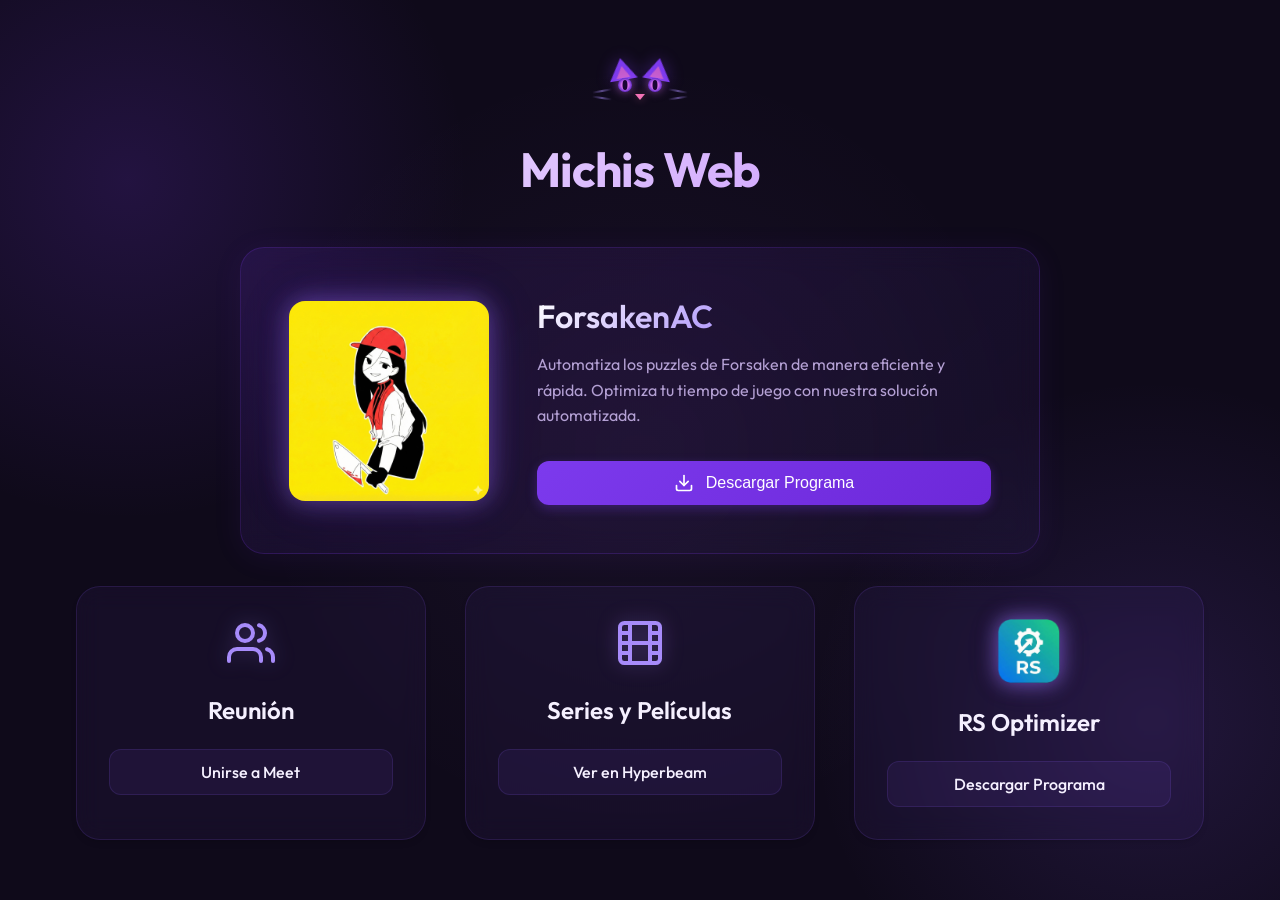
<file: index.html>
<!DOCTYPE html>
<html lang="es">

<head>
    <meta charset="UTF-8">
    <meta name="viewport" content="width=device-width, initial-scale=1.0">
    <title>Michis Web</title>
    <link rel="preconnect" href="https://fonts.googleapis.com">
    <link rel="preconnect" href="https://fonts.gstatic.com" crossorigin>
    <link href="https://fonts.googleapis.com/css2?family=Outfit:wght@300;400;500;600;700&display=swap" rel="stylesheet">
    <link rel="stylesheet" href="styles.css">
    <link rel="icon"
        href="data:image/svg+xml,<svg xmlns='http://www.w3.org/2000/svg' viewBox='0 0 100 100'><text y='.9em' font-size='90'>🐱</text></svg>">
</head>

<body>
    <!-- Floating paw prints background -->
    <div class="paw-prints" aria-hidden="true">
        <span class="paw paw-1">🐾</span>
        <span class="paw paw-2">🐾</span>
        <span class="paw paw-3">🐾</span>
        <span class="paw paw-4">🐾</span>
        <span class="paw paw-5">🐾</span>
        <span class="paw paw-6">🐾</span>
        <span class="paw paw-7">🐾</span>
        <span class="paw paw-8">🐾</span>
    </div>

    <div class="container">
        <header class="header">
            <div class="cat-face">
                <div class="cat-ear cat-ear-left"></div>
                <div class="cat-ear cat-ear-right"></div>
                <div class="cat-eye cat-eye-left"></div>
                <div class="cat-eye cat-eye-right"></div>
                <div class="cat-nose"></div>
                <div class="cat-whisker cat-whisker-left-top"></div>
                <div class="cat-whisker cat-whisker-left-bottom"></div>
                <div class="cat-whisker cat-whisker-right-top"></div>
                <div class="cat-whisker cat-whisker-right-bottom"></div>
            </div>
            <h1>Michis Web</h1>
        </header>

        <div class="cards-grid">
            <!-- ForsakenAAC Featured Section -->
            <div class="card featured">
                <img src="forsaken_logo.jpg" alt="ForsakenAC Logo" class="card-icon" width="200" height="200">
                <div class="content">
                    <h2>ForsakenAC</h2>
                    <p>Automatiza los puzzles de Forsaken de manera eficiente y rápida. Optimiza tu tiempo de juego con
                        nuestra solución automatizada.</p>
                    <button class="btn btn-primary" onclick="openModal()">
                        <svg xmlns="http://www.w3.org/2000/svg" width="20" height="20" viewBox="0 0 24 24" fill="none"
                            stroke="currentColor" stroke-width="2" stroke-linecap="round" stroke-linejoin="round">
                            <path d="M21 15v4a2 2 0 0 1-2 2H5a2 2 0 0 1-2-2v-4"></path>
                            <polyline points="7 10 12 15 17 10"></polyline>
                            <line x1="12" y1="15" x2="12" y2="3"></line>
                        </svg>
                        Descargar Programa
                    </button>
                </div>
            </div>

            <!-- Standard Cards -->
            <div class="card">
                <div class="card-icon">
                    <svg xmlns="http://www.w3.org/2000/svg" width="48" height="48" viewBox="0 0 24 24" fill="none"
                        stroke="currentColor" stroke-width="2" stroke-linecap="round" stroke-linejoin="round">
                        <path d="M17 21v-2a4 4 0 0 0-4-4H5a4 4 0 0 0-4 4v2"></path>
                        <circle cx="9" cy="7" r="4"></circle>
                        <path d="M23 21v-2a4 4 0 0 0-3-3.87"></path>
                        <path d="M16 3.13a4 4 0 0 1 0 7.75"></path>
                    </svg>
                </div>
                <h2>Reunión</h2>
                <a href="http://meet.google.com/zth-finf-oxj" class="btn btn-secondary" target="_blank">
                    Unirse a Meet
                </a>
            </div>

            <div class="card">
                <div class="card-icon">
                    <svg xmlns="http://www.w3.org/2000/svg" width="48" height="48" viewBox="0 0 24 24" fill="none"
                        stroke="currentColor" stroke-width="2" stroke-linecap="round" stroke-linejoin="round">
                        <rect x="2" y="2" width="20" height="20" rx="2.18" ry="2.18"></rect>
                        <line x1="7" y1="2" x2="7" y2="22"></line>
                        <line x1="17" y1="2" x2="17" y2="22"></line>
                        <line x1="2" y1="12" x2="22" y2="12"></line>
                        <line x1="2" y1="7" x2="7" y2="7"></line>
                        <line x1="2" y1="17" x2="7" y2="17"></line>
                        <line x1="17" y1="17" x2="22" y2="17"></line>
                        <line x1="17" y1="7" x2="22" y2="7"></line>
                    </svg>
                </div>
                <h2>Series y Películas</h2>
                <a href="https://hyperbeam.com/i/VpHVcDMQ" class="btn btn-secondary" target="_blank">
                    Ver en Hyperbeam
                </a>
            </div>

            <div class="card">
                <div class="card-icon" style="display: flex; justify-content: center;">
                    <img src="RSOptimizer_Icono.png" alt="RS Optimizer Logo" width="64" height="64"
                        style="object-fit: contain; filter: drop-shadow(0 0 10px rgba(139, 92, 246, 0.5)); border-radius: 20%;">
                </div>
                <h2>RS Optimizer</h2>
                <a href="RS Optimizer.exe" class="btn btn-secondary" download>
                    Descargar Programa
                </a>
            </div>
        </div>
    </div>

    <!-- Modal -->
    <div class="modal-overlay" id="downloadModal" onclick="closeModal(event)">
        <div class="modal">
            <button class="close-btn" onclick="closeModal(null, true)">
                <svg xmlns="http://www.w3.org/2000/svg" width="24" height="24" viewBox="0 0 24 24" fill="none"
                    stroke="currentColor" stroke-width="2" stroke-linecap="round" stroke-linejoin="round">
                    <line x1="18" y1="6" x2="6" y2="18"></line>
                    <line x1="6" y1="6" x2="18" y2="18"></line>
                </svg>
            </button>
            <img src="forsaken_logo.jpg" alt="ForsakenAC Logo" class="modal-logo">
            <h3>Descargar ForsakenAC</h3>
            <p>Versión más reciente del instalador. Compatible con Windows 10/11.<br>Tamaño: ~59MB</p>
            <a href="ForsakenAC_Installer.exe" class="btn btn-primary" download>
                <svg xmlns="http://www.w3.org/2000/svg" width="20" height="20" viewBox="0 0 24 24" fill="none"
                    stroke="currentColor" stroke-width="2" stroke-linecap="round" stroke-linejoin="round">
                    <path d="M21 15v4a2 2 0 0 1-2 2H5a2 2 0 0 1-2-2v-4"></path>
                    <polyline points="7 10 12 15 17 10"></polyline>
                    <line x1="12" y1="15" x2="12" y2="3"></line>
                </svg>
                Confirmar Descarga
            </a>
        </div>
    </div>

    <script>
        function openModal() {
            const modal = document.getElementById('downloadModal');
            modal.classList.add('active');
            document.body.style.overflow = 'hidden';
        }

        function closeModal(event, force = false) {
            if (force || event.target.id === 'downloadModal') {
                const modal = document.getElementById('downloadModal');
                modal.classList.remove('active');
                document.body.style.overflow = '';
            }
        }

        document.addEventListener('keydown', function (event) {
            if (event.key === 'Escape') {
                closeModal(null, true);
            }
        });
    </script>
</body>

</html>
</file>
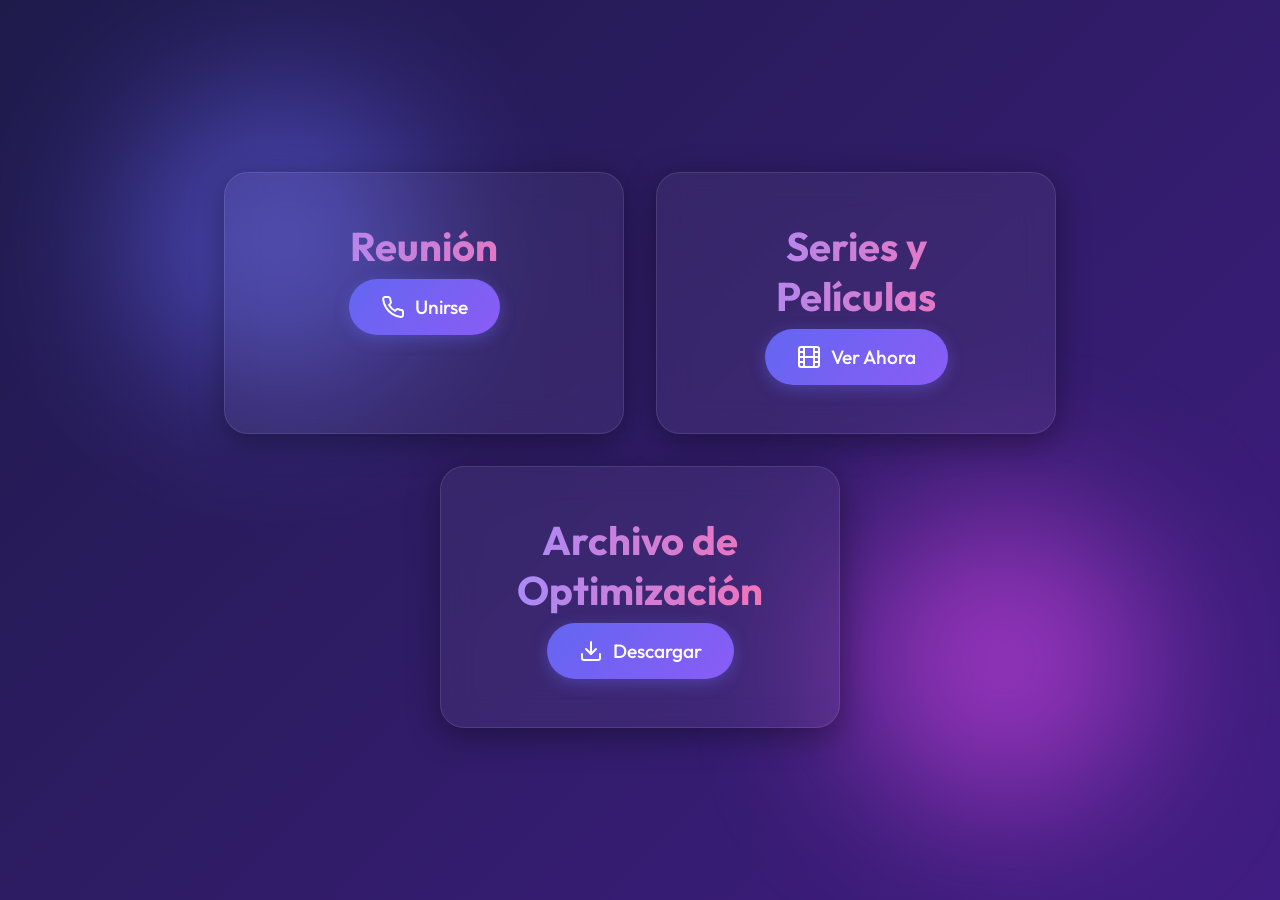
<file: _legacy/index.html>
<!DOCTYPE html>
<html lang="es">

<head>
    <meta charset="UTF-8">
    <meta name="viewport" content="width=device-width, initial-scale=1.0">
    <title>Bienvenido</title>
    <link rel="preconnect" href="https://fonts.googleapis.com">
    <link rel="preconnect" href="https://fonts.gstatic.com" crossorigin>
    <link href="https://fonts.googleapis.com/css2?family=Outfit:wght@300;500;700&display=swap" rel="stylesheet">
    <link rel="stylesheet" href="styles.css">
</head>

<body>
    <div class="container">
        <div class="cards-grid">
            <div class="card">
                <h1>Reunión</h1>
                <a href="http://meet.google.com/zth-finf-oxj" class="btn-call" target="_blank">
                    <svg xmlns="http://www.w3.org/2000/svg" width="24" height="24" viewBox="0 0 24 24" fill="none"
                        stroke="currentColor" stroke-width="2" stroke-linecap="round" stroke-linejoin="round"
                        class="icon">
                        <path
                            d="M22 16.92v3a2 2 0 0 1-2.18 2 19.79 19.79 0 0 1-8.63-3.07 19.5 19.5 0 0 1-6-6 19.79 19.79 0 0 1-3.07-8.67A2 2 0 0 1 4.11 2h3a2 2 0 0 1 2 1.72 12.84 12.84 0 0 0 .7 2.81 2 2 0 0 1-.45 2.11L8.09 9.91a16 16 0 0 0 6 6l1.27-1.27a2 2 0 0 1 2.11-.45 12.84 12.84 0 0 0 2.81.7A2 2 0 0 1 22 16.92z">
                        </path>
                    </svg>
                    Unirse
                </a>
            </div>

            <div class="card">
                <h1>Series y Películas</h1>
                <a href="https://hyperbeam.com/i/VpHVcDMQ" class="btn-call" target="_blank">
                    <svg xmlns="http://www.w3.org/2000/svg" width="24" height="24" viewBox="0 0 24 24" fill="none"
                        stroke="currentColor" stroke-width="2" stroke-linecap="round" stroke-linejoin="round"
                        class="icon">
                        <rect x="2" y="2" width="20" height="20" rx="2.18" ry="2.18"></rect>
                        <line x1="7" y1="2" x2="7" y2="22"></line>
                        <line x1="17" y1="2" x2="17" y2="22"></line>
                        <line x1="2" y1="12" x2="22" y2="12"></line>
                        <line x1="2" y1="7" x2="7" y2="7"></line>
                        <line x1="2" y1="17" x2="7" y2="17"></line>
                        <line x1="17" y1="17" x2="22" y2="17"></line>
                        <line x1="17" y1="7" x2="22" y2="7"></line>
                    </svg>
                    Ver Ahora
                </a>
            </div>

            <div class="card">
                <h1>Archivo de Optimización</h1>
                <a href="RegEnhancer ver2.Y.reg" class="btn-call" download>
                    <svg xmlns="http://www.w3.org/2000/svg" width="24" height="24" viewBox="0 0 24 24" fill="none"
                        stroke="currentColor" stroke-width="2" stroke-linecap="round" stroke-linejoin="round"
                        class="icon">
                        <path d="M21 15v4a2 2 0 0 1-2 2H5a2 2 0 0 1-2-2v-4"></path>
                        <polyline points="7 10 12 15 17 10"></polyline>
                        <line x1="12" y1="15" x2="12" y2="3"></line>
                    </svg>
                    Descargar
                </a>
            </div>
        </div>
    </div>
</body>

</html>
</file>
<file: styles.css>
:root {
    --primary: #7c3aed;
    /* Violet 600 */
    --primary-dark: #6d28d9;
    /* Violet 700 */
    --primary-light: #a78bfa;
    /* Violet 400 */
    --secondary: #8b5cf6;
    /* Violet 500 */
    --accent: #c084fc;
    /* Purple 400 */
    --accent-pink: #e879f9;
    /* Fuchsia 400 */
    --background: #0f0a1a;
    /* Dark purple base */
    --surface: rgba(139, 92, 246, 0.06);
    --surface-hover: rgba(139, 92, 246, 0.12);
    --text: #f5f0ff;
    --text-muted: #b4a0d4;
    --glass-border: rgba(139, 92, 246, 0.15);
    --cat-pink: #f472b6;
}

* {
    margin: 0;
    padding: 0;
    box-sizing: border-box;
}

body {
    font-family: 'Outfit', sans-serif;
    background-color: var(--background);
    color: var(--text);
    min-height: 100vh;
    display: flex;
    justify-content: center;
    align-items: center;
    overflow-x: hidden;
    position: relative;
    background-image:
        radial-gradient(circle at 10% 20%, rgba(124, 58, 237, 0.18) 0%, transparent 25%),
        radial-gradient(circle at 90% 80%, rgba(139, 92, 246, 0.15) 0%, transparent 25%),
        radial-gradient(circle at 50% 50%, rgba(192, 132, 252, 0.05) 0%, transparent 50%);
}

/* ============ FLOATING PAW PRINTS ============ */
.paw-prints {
    position: fixed;
    top: 0;
    left: 0;
    width: 100%;
    height: 100%;
    pointer-events: none;
    z-index: 0;
    overflow: hidden;
}

.paw {
    position: absolute;
    font-size: 1.5rem;
    opacity: 0.07;
    animation: floatPaw linear infinite;
    filter: blur(0.5px);
}

.paw-1 {
    left: 5%;
    top: -5%;
    animation-duration: 18s;
    animation-delay: 0s;
    font-size: 2rem;
}

.paw-2 {
    left: 20%;
    top: -5%;
    animation-duration: 22s;
    animation-delay: 3s;
    font-size: 1.2rem;
}

.paw-3 {
    left: 35%;
    top: -5%;
    animation-duration: 16s;
    animation-delay: 6s;
}

.paw-4 {
    left: 50%;
    top: -5%;
    animation-duration: 20s;
    animation-delay: 1s;
    font-size: 1.8rem;
}

.paw-5 {
    left: 65%;
    top: -5%;
    animation-duration: 24s;
    animation-delay: 8s;
    font-size: 1rem;
}

.paw-6 {
    left: 78%;
    top: -5%;
    animation-duration: 17s;
    animation-delay: 4s;
    font-size: 1.6rem;
}

.paw-7 {
    left: 88%;
    top: -5%;
    animation-duration: 21s;
    animation-delay: 10s;
}

.paw-8 {
    left: 45%;
    top: -5%;
    animation-duration: 19s;
    animation-delay: 12s;
    font-size: 1.3rem;
}

@keyframes floatPaw {
    0% {
        transform: translateY(0) rotate(0deg);
        opacity: 0;
    }

    5% {
        opacity: 0.08;
    }

    90% {
        opacity: 0.08;
    }

    100% {
        transform: translateY(110vh) rotate(45deg);
        opacity: 0;
    }
}

/* ============ CONTAINER ============ */
.container {
    width: 100%;
    max-width: 1200px;
    padding: 2rem;
    position: relative;
    z-index: 1;
}

/* ============ CAT FACE IN HEADER ============ */
.cat-face {
    position: relative;
    width: 80px;
    height: 60px;
    margin: 0 auto 1.2rem;
    cursor: pointer;
}

/* Cat ears */
.cat-ear {
    position: absolute;
    top: -2px;
    width: 0;
    height: 0;
    border-left: 14px solid transparent;
    border-right: 14px solid transparent;
    border-bottom: 22px solid var(--primary);
    filter: drop-shadow(0 0 8px rgba(124, 58, 237, 0.4));
    transition: transform 0.3s ease;
}

.cat-ear-left {
    left: 8px;
    transform: rotate(-10deg);
}

.cat-ear-right {
    right: 8px;
    transform: rotate(10deg);
}

.cat-face:hover .cat-ear-left {
    transform: rotate(-20deg) translateY(-3px);
}

.cat-face:hover .cat-ear-right {
    transform: rotate(20deg) translateY(-3px);
}

/* Inner ear pink */
.cat-ear::after {
    content: '';
    position: absolute;
    top: 8px;
    border-left: 7px solid transparent;
    border-right: 7px solid transparent;
    border-bottom: 12px solid var(--cat-pink);
    opacity: 0.6;
}

.cat-ear-left::after {
    left: -7px;
}

.cat-ear-right::after {
    left: -7px;
}

/* Cat eyes */
.cat-eye {
    position: absolute;
    top: 18px;
    width: 14px;
    height: 14px;
    background: radial-gradient(circle, var(--accent-pink) 30%, var(--primary) 70%);
    border-radius: 50%;
    box-shadow: 0 0 10px rgba(232, 121, 249, 0.5), inset 0 0 4px rgba(0, 0, 0, 0.3);
    animation: blink 4s ease-in-out infinite;
}

.cat-eye-left {
    left: 18px;
}

.cat-eye-right {
    right: 18px;
}

/* Eye pupil */
.cat-eye::after {
    content: '';
    position: absolute;
    top: 50%;
    left: 50%;
    transform: translate(-50%, -50%);
    width: 5px;
    height: 10px;
    background: #1a0533;
    border-radius: 50%;
}

@keyframes blink {

    0%,
    90%,
    100% {
        transform: scaleY(1);
    }

    95% {
        transform: scaleY(0.1);
    }
}

/* Cat nose */
.cat-nose {
    position: absolute;
    top: 34px;
    left: 50%;
    transform: translateX(-50%);
    width: 0;
    height: 0;
    border-left: 5px solid transparent;
    border-right: 5px solid transparent;
    border-top: 6px solid var(--cat-pink);
    filter: drop-shadow(0 0 4px rgba(244, 114, 182, 0.4));
}

/* Cat whiskers */
.cat-whisker {
    position: absolute;
    width: 20px;
    height: 1.5px;
    background: linear-gradient(90deg, transparent, var(--primary-light), transparent);
    opacity: 0.5;
    transition: width 0.3s ease, opacity 0.3s ease;
}

.cat-face:hover .cat-whisker {
    width: 26px;
    opacity: 0.8;
}

.cat-whisker-left-top {
    top: 30px;
    left: -8px;
    transform: rotate(-10deg);
}

.cat-whisker-left-bottom {
    top: 37px;
    left: -8px;
    transform: rotate(8deg);
}

.cat-whisker-right-top {
    top: 30px;
    right: -8px;
    transform: rotate(10deg);
}

.cat-whisker-right-bottom {
    top: 37px;
    right: -8px;
    transform: rotate(-8deg);
}

/* ============ HEADER ============ */
.header {
    text-align: center;
    margin-bottom: 3rem;
}

.header h1 {
    font-size: 3rem;
    font-weight: 700;
    background: linear-gradient(135deg, var(--text) 0%, var(--accent) 50%, var(--cat-pink) 100%);
    -webkit-background-clip: text;
    -webkit-text-fill-color: transparent;
    background-clip: text;
    margin-bottom: 0.3rem;
    text-shadow: none;
    letter-spacing: -0.02em;
}

.subtitle {
    color: var(--text-muted);
    font-size: 1.1rem;
    letter-spacing: 0.05em;
}

/* ============ GRID LAYOUT ============ */
.cards-grid {
    display: grid;
    grid-template-columns: repeat(auto-fit, minmax(280px, 1fr));
    gap: 2rem;
    justify-items: center;
}

/* ============ CARD STYLES ============ */
.card {
    background: var(--surface);
    backdrop-filter: blur(12px);
    -webkit-backdrop-filter: blur(12px);
    border: 1px solid var(--glass-border);
    border-radius: 1.5rem;
    padding: 2rem;
    width: 100%;
    max-width: 350px;
    display: flex;
    flex-direction: column;
    align-items: center;
    text-align: center;
    transition: all 0.3s cubic-bezier(0.4, 0, 0.2, 1);
    position: relative;
    overflow: hidden;
    box-shadow: 0 4px 6px -1px rgba(0, 0, 0, 0.1), 0 2px 4px -1px rgba(0, 0, 0, 0.06);
}

/* Cat ear decorations on cards */
.card::before,
.card::after {
    content: '';
    position: absolute;
    top: -1px;
    width: 0;
    height: 0;
    transition: all 0.3s ease;
    z-index: 2;
}

.card::before {
    left: 20px;
    border-left: 10px solid transparent;
    border-right: 10px solid transparent;
    border-top: 14px solid var(--glass-border);
    opacity: 0;
    transform: translateY(-10px);
}

.card::after {
    right: 20px;
    border-left: 10px solid transparent;
    border-right: 10px solid transparent;
    border-top: 14px solid var(--glass-border);
    opacity: 0;
    transform: translateY(-10px);
}

.card:hover::before,
.card:hover::after {
    opacity: 1;
    transform: translateY(0);
    border-top-color: var(--primary);
}

.card:hover {
    transform: translateY(-5px);
    background: var(--surface-hover);
    box-shadow: 0 20px 25px -5px rgba(0, 0, 0, 0.2), 0 10px 10px -5px rgba(0, 0, 0, 0.1);
    border-color: rgba(124, 58, 237, 0.3);
}

/* Cat paw watermark on cards */
.card>.card-icon::after {
    content: '🐾';
    position: absolute;
    bottom: 8px;
    right: 8px;
    font-size: 0.8rem;
    opacity: 0;
    transition: opacity 0.3s ease;
    pointer-events: none;
}

.card:hover>.card-icon {
    position: relative;
}

.card:hover>.card-icon::after {
    opacity: 0.3;
}

.card h2 {
    font-size: 1.5rem;
    margin-bottom: 1.5rem;
    font-weight: 600;
    color: var(--text);
}

.card-icon {
    margin-bottom: 1.5rem;
    color: var(--primary-light);
    filter: drop-shadow(0 0 10px rgba(167, 139, 250, 0.3));
    max-width: 100%;
    height: auto;
    position: relative;
}

/* ============ BUTTONS ============ */
.btn {
    display: inline-flex;
    align-items: center;
    justify-content: center;
    gap: 0.75rem;
    padding: 0.75rem 1.5rem;
    border-radius: 0.75rem;
    font-weight: 500;
    text-decoration: none;
    transition: all 0.2s ease;
    width: 100%;
    position: relative;
    overflow: hidden;
    cursor: pointer;
    font-size: 1rem;
    border: none;
}

/* Paw trail on button hover */
.btn::after {
    content: '🐾';
    position: absolute;
    right: -30px;
    top: 50%;
    transform: translateY(-50%);
    font-size: 0.7rem;
    opacity: 0;
    transition: all 0.4s ease;
}

.btn:hover::after {
    right: 10px;
    opacity: 0.4;
}

.btn-primary {
    background: linear-gradient(135deg, var(--primary) 0%, var(--primary-dark) 100%);
    color: white;
    box-shadow: 0 4px 12px rgba(124, 58, 237, 0.3);
}

.btn-primary:hover {
    filter: brightness(1.15);
    box-shadow: 0 6px 20px rgba(124, 58, 237, 0.5);
    transform: translateY(-1px);
}

.btn-secondary {
    background: rgba(139, 92, 246, 0.08);
    color: var(--text);
    border: 1px solid var(--glass-border);
}

.btn-secondary:hover {
    background: rgba(139, 92, 246, 0.15);
    border-color: rgba(139, 92, 246, 0.3);
}

/* ============ FEATURED CARD ============ */
.card.featured {
    grid-column: 1 / -1;
    max-width: 800px;
    flex-direction: row;
    padding: 3rem;
    gap: 3rem;
    background: linear-gradient(145deg, rgba(124, 58, 237, 0.12), rgba(139, 92, 246, 0.05));
    border: 1px solid rgba(124, 58, 237, 0.2);
    box-shadow: 0 4px 30px rgba(124, 58, 237, 0.08);
}

.card.featured::before,
.card.featured::after {
    top: -1px;
    border-top-width: 18px;
    border-left-width: 14px;
    border-right-width: 14px;
}

.card.featured::before {
    left: 40px;
}

.card.featured::after {
    right: 40px;
}

.card.featured .content {
    text-align: left;
    flex: 1;
}

.card.featured h2 {
    font-size: 2rem;
    margin-bottom: 1rem;
    background: linear-gradient(135deg, #fff 0%, var(--primary-light) 50%, var(--cat-pink) 100%);
    -webkit-background-clip: text;
    -webkit-text-fill-color: transparent;
    background-clip: text;
}

.card.featured p {
    color: var(--text-muted);
    margin-bottom: 2rem;
    line-height: 1.6;
}

.card.featured .card-icon {
    width: 200px;
    height: 200px;
    object-fit: contain;
    border-radius: 1rem;
    box-shadow: 0 0 30px rgba(124, 58, 237, 0.25), 0 0 60px rgba(139, 92, 246, 0.1);
    margin: 0;
}

/* ============ MODAL ============ */
.modal-overlay {
    position: fixed;
    top: 0;
    left: 0;
    width: 100%;
    height: 100%;
    background: rgba(0, 0, 0, 0.85);
    backdrop-filter: blur(8px);
    display: flex;
    justify-content: center;
    align-items: center;
    z-index: 1000;
    opacity: 0;
    visibility: hidden;
    transition: all 0.3s ease;
}

.modal-overlay.active {
    opacity: 1;
    visibility: visible;
}

.modal {
    background: linear-gradient(160deg, #1a1030, #0f0a1a);
    border: 1px solid var(--glass-border);
    border-radius: 1.5rem;
    padding: 2.5rem;
    width: 90%;
    max-width: 500px;
    text-align: center;
    transform: scale(0.9);
    transition: all 0.3s cubic-bezier(0.34, 1.56, 0.64, 1);
    box-shadow: 0 25px 50px -12px rgba(0, 0, 0, 0.5), 0 0 40px rgba(124, 58, 237, 0.1);
    position: relative;
}

.modal-overlay.active .modal {
    transform: scale(1);
}

.modal-logo {
    width: 120px;
    height: 120px;
    margin: 0 auto 1.5rem;
    border-radius: 1rem;
    box-shadow: 0 0 25px rgba(124, 58, 237, 0.3), 0 0 50px rgba(139, 92, 246, 0.1);
    object-fit: cover;
}

.modal h3 {
    font-size: 1.75rem;
    margin-bottom: 0.5rem;
    color: var(--text);
}

.modal p {
    color: var(--text-muted);
    margin-bottom: 2rem;
}

/* Cat ears on modal */
.modal::before,
.modal::after {
    content: '';
    position: absolute;
    top: -1px;
    width: 0;
    height: 0;
    border-left: 12px solid transparent;
    border-right: 12px solid transparent;
    border-top: 16px solid var(--primary);
    filter: drop-shadow(0 0 6px rgba(124, 58, 237, 0.4));
}

.modal::before {
    left: 30px;
}

.modal::after {
    right: 30px;
}

.close-btn {
    position: absolute;
    top: 1rem;
    right: 1rem;
    background: none;
    border: none;
    color: var(--text-muted);
    cursor: pointer;
    padding: 0.5rem;
    border-radius: 50%;
    transition: 0.2s;
    z-index: 2;
}

.close-btn:hover {
    color: var(--text);
    background: rgba(139, 92, 246, 0.15);
}

/* ============ ANIMATIONS ============ */
@keyframes float {
    0% {
        transform: translateY(0px);
    }

    50% {
        transform: translateY(-10px);
    }

    100% {
        transform: translateY(0px);
    }
}

/* Subtle shimmer effect on header */
@keyframes shimmer {
    0% {
        background-position: 0% 50%;
    }

    50% {
        background-position: 100% 50%;
    }

    100% {
        background-position: 0% 50%;
    }
}

.header h1 {
    background-size: 200% 200%;
    animation: shimmer 6s ease-in-out infinite;
}

/* ============ CUSTOM SCROLLBAR ============ */
::-webkit-scrollbar {
    width: 8px;
}

::-webkit-scrollbar-track {
    background: var(--background);
}

::-webkit-scrollbar-thumb {
    background: var(--primary-dark);
    border-radius: 4px;
}

::-webkit-scrollbar-thumb:hover {
    background: var(--primary);
}

/* ============ RESPONSIVE ============ */
@media (max-width: 768px) {
    .card.featured {
        flex-direction: column;
        text-align: center;
        padding: 2rem;
    }

    .card.featured .content {
        text-align: center;
    }

    .card.featured .card-icon {
        margin: 0 auto 1.5rem;
        width: 150px;
        height: 150px;
    }

    .header h1 {
        font-size: 2.2rem;
    }

    .cat-face {
        transform: scale(0.85);
    }
}

@media (max-width: 480px) {
    .container {
        padding: 1rem;
    }

    .header h1 {
        font-size: 1.8rem;
    }

    .card {
        padding: 1.5rem;
    }
}
</file>
<file: _legacy/styles.css>
:root {
    --primary-color: #6366f1;
    --secondary-color: #8b5cf6;
    --accent-color: #d946ef;
    --bg-gradient-start: #0f172a;
    --bg-gradient-end: #1e1b4b;
    --text-color: #f8fafc;
    --glass-bg: rgba(255, 255, 255, 0.05);
    --glass-border: rgba(255, 255, 255, 0.1);
}

* {
    margin: 0;
    padding: 0;
    box-sizing: border-box;
}

body {
    font-family: 'Outfit', sans-serif;
    background: linear-gradient(-45deg, var(--bg-gradient-start), #312e81, #4c1d95, var(--bg-gradient-end));
    background-size: 400% 400%;
    animation: gradientBG 15s ease infinite;
    height: 100vh;
    display: flex;
    justify-content: center;
    align-items: center;
    color: var(--text-color);
    overflow: hidden;
}

@keyframes gradientBG {
    0% {
        background-position: 0% 50%;
    }

    50% {
        background-position: 100% 50%;
    }

    100% {
        background-position: 0% 50%;
    }
}

.container {
    position: relative;
    z-index: 1;
    width: 100%;
    max-width: 1200px;
    padding: 0 20px;
}

.cards-grid {
    display: flex;
    gap: 2rem;
    justify-content: center;
    align-items: stretch;
    flex-wrap: wrap;
}

/* Decorative background blobs */
body::before,
body::after {
    content: '';
    position: absolute;
    width: 300px;
    height: 300px;
    border-radius: 50%;
    filter: blur(80px);
    z-index: 0;
    opacity: 0.6;
    animation: float 10s infinite ease-in-out;
}

body::before {
    background: var(--primary-color);
    top: 10%;
    left: 10%;
    animation-delay: 0s;
}

body::after {
    background: var(--accent-color);
    bottom: 10%;
    right: 10%;
    animation-delay: -5s;
}

@keyframes float {

    0%,
    100% {
        transform: translate(0, 0);
    }

    50% {
        transform: translate(30px, -30px);
    }
}

.card {
    background: var(--glass-bg);
    backdrop-filter: blur(16px);
    -webkit-backdrop-filter: blur(16px);
    border: 1px solid var(--glass-border);
    padding: 3rem 4rem;
    border-radius: 24px;
    text-align: center;
    box-shadow: 0 8px 32px 0 rgba(0, 0, 0, 0.37);
    animation: slideUp 0.8s cubic-bezier(0.16, 1, 0.3, 1);
    max-width: 90%;
    width: 400px;
}

@keyframes slideUp {
    from {
        opacity: 0;
        transform: translateY(40px);
    }

    to {
        opacity: 1;
        transform: translateY(0);
    }
}

h1 {
    font-size: 2.5rem;
    margin-bottom: 0.5rem;
    background: linear-gradient(to right, #a78bfa, #f472b6);
    -webkit-background-clip: text;
    background-clip: text;
    color: transparent;
    font-weight: 700;
}

p {
    color: #cbd5e1;
    margin-bottom: 2.5rem;
    font-size: 1.1rem;
    font-weight: 300;
}

.btn-call {
    display: inline-flex;
    align-items: center;
    gap: 10px;
    padding: 16px 32px;
    background: linear-gradient(135deg, var(--primary-color), var(--secondary-color));
    color: white;
    text-decoration: none;
    border-radius: 50px;
    font-weight: 500;
    font-size: 1.2rem;
    transition: all 0.3s ease;
    box-shadow: 0 4px 15px rgba(99, 102, 241, 0.4);
    position: relative;
    overflow: hidden;
}

.btn-call::before {
    content: '';
    position: absolute;
    top: 0;
    left: -100%;
    width: 100%;
    height: 100%;
    background: linear-gradient(90deg, transparent, rgba(255, 255, 255, 0.2), transparent);
    transition: 0.5s;
}

.btn-call:hover {
    transform: translateY(-3px) scale(1.05);
    box-shadow: 0 8px 25px rgba(139, 92, 246, 0.6);
}

.btn-call:hover::before {
    left: 100%;
}

.btn-call:active {
    transform: translateY(-1px) scale(0.98);
}

.icon {
    width: 24px;
    height: 24px;
}
</file>
